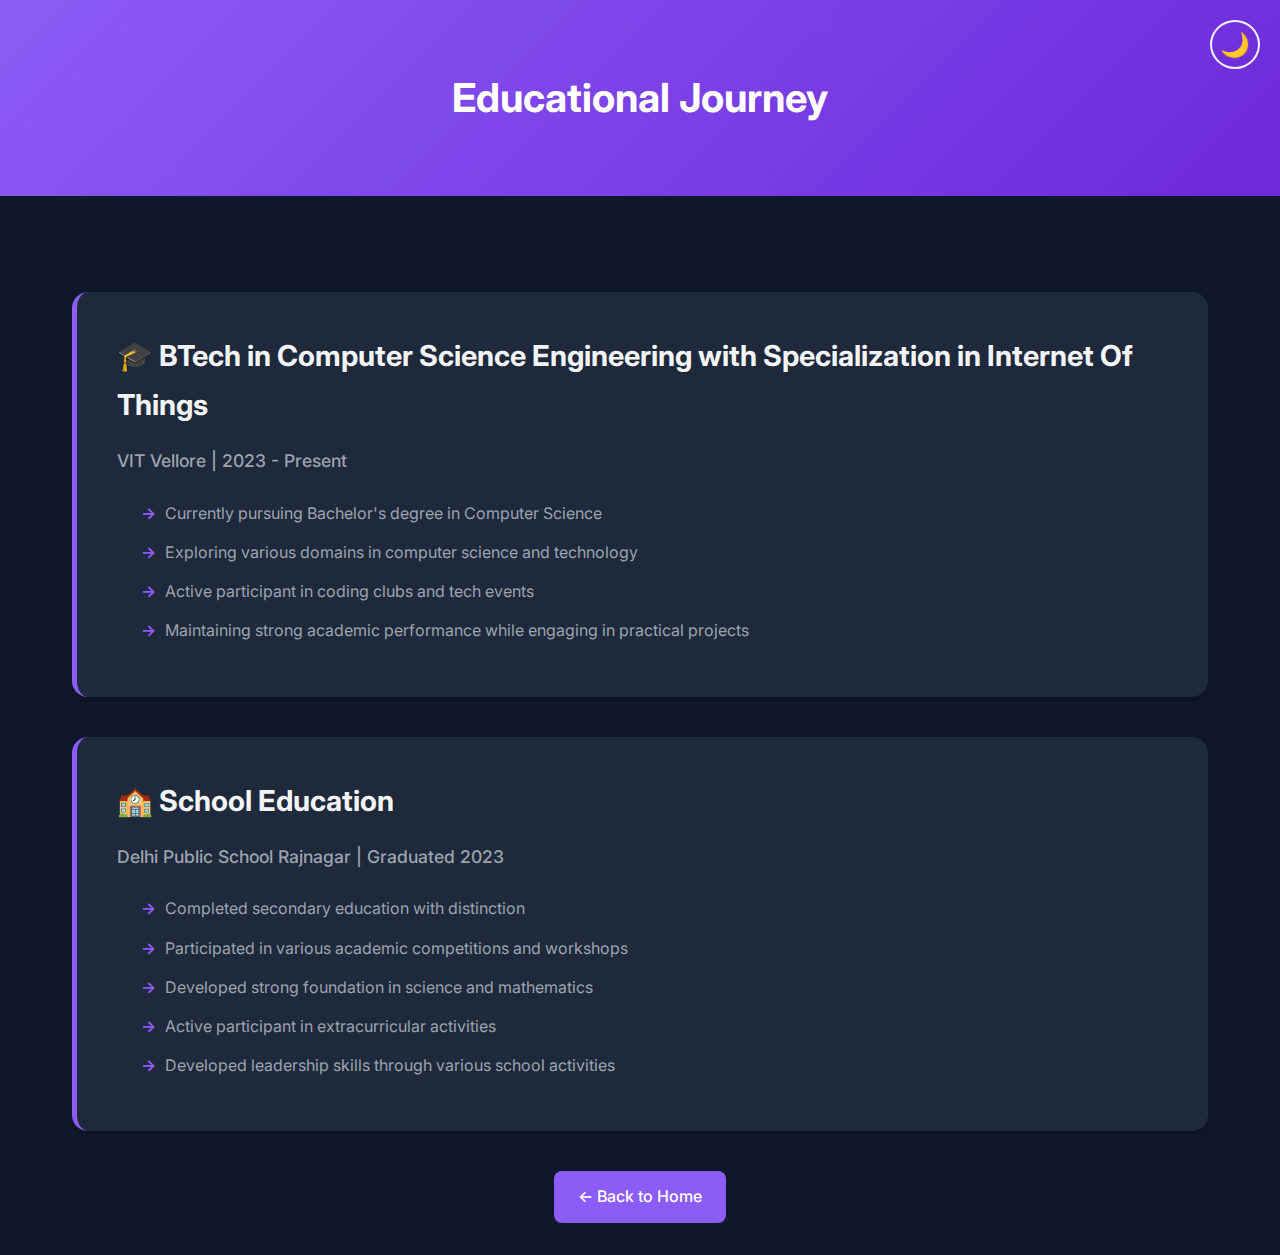
<file: Education.html>
<!DOCTYPE html>
<html lang="en">
  <head>
    <meta charset="UTF-8" />
    <meta name="viewport" content="width=device-width, initial-scale=1.0" />
    <title>Pakhi Mittal - Education</title>
    <link
      href="https://fonts.googleapis.com/css2?family=Inter:wght@400;500;600;700;800&display=swap"
      rel="stylesheet"
    />
    <link rel="stylesheet" href="main.css" />
    <link rel="stylesheet" href="education.css" />
  </head>
  <body>
    <header class="header">
      <h1>Educational Journey</h1>
      <button id="theme-toggle" aria-label="Toggle Theme">🌙</button>
    </header>

    <div class="container">
      <div class="education-card">
        <h2>🎓 BTech in Computer Science Engineering with Specialization in Internet Of Things</h2>
        <p>VIT Vellore | 2023 - Present</p>
        <ul>
          <li>Currently pursuing Bachelor's degree in Computer Science</li>
          <li>Exploring various domains in computer science and technology</li>
          <li>Active participant in coding clubs and tech events</li>
          <li>
            Maintaining strong academic performance while engaging in practical
            projects
          </li>
        </ul>
      </div>

      <div class="education-card">
        <h2>🏫 School Education</h2>
        <p>Delhi Public School Rajnagar | Graduated 2023</p>
        <ul>
          <li>Completed secondary education with distinction</li>
          <li>Participated in various academic competitions and workshops</li>
          <li>Developed strong foundation in science and mathematics</li>
          <li>Active participant in extracurricular activities</li>
          <li>Developed leadership skills through various school activities</li>
        </ul>
      </div>

      <center>
        <a href="index.html" class="back-button">← Back to Home</a>
      </center>
    </div>

    <script>
      const backButton = document.querySelector(".back-button");
      backButton.addEventListener("click", function (e) {
        e.preventDefault();
        window.location.href = this.getAttribute("href");
      });

      const cards = document.querySelectorAll(".education-card");
      const observer = new IntersectionObserver(
        (entries) => {
          entries.forEach((entry) => {
            if (entry.isIntersecting) {
              entry.target.classList.add("visible");
            }
          });
        },
        { threshold: 0.3 }
      );

      cards.forEach((card) => observer.observe(card));
      cards.forEach((card) => {
        card.addEventListener("mouseenter", () => {
          card.style.boxShadow = "0 10px 25px rgba(139, 92, 246, 0.6)";
        });
        card.addEventListener("mouseleave", () => {
          card.style.boxShadow = "";
        });
      });

      const themeToggle = document.getElementById("theme-toggle");
      const currentTheme = localStorage.getItem("theme");

      if (currentTheme === "light") {
        document.body.classList.add("light-mode");
        themeToggle.textContent = "☀️";
      }

      themeToggle.addEventListener("click", () => {
        document.body.classList.toggle("light-mode");
        const isLightMode = document.body.classList.contains("light-mode");
        themeToggle.textContent = isLightMode ? "☀️" : "🌙";
        localStorage.setItem("theme", isLightMode ? "light" : "dark");
      });
    </script>
  </body>
</html>
</file>
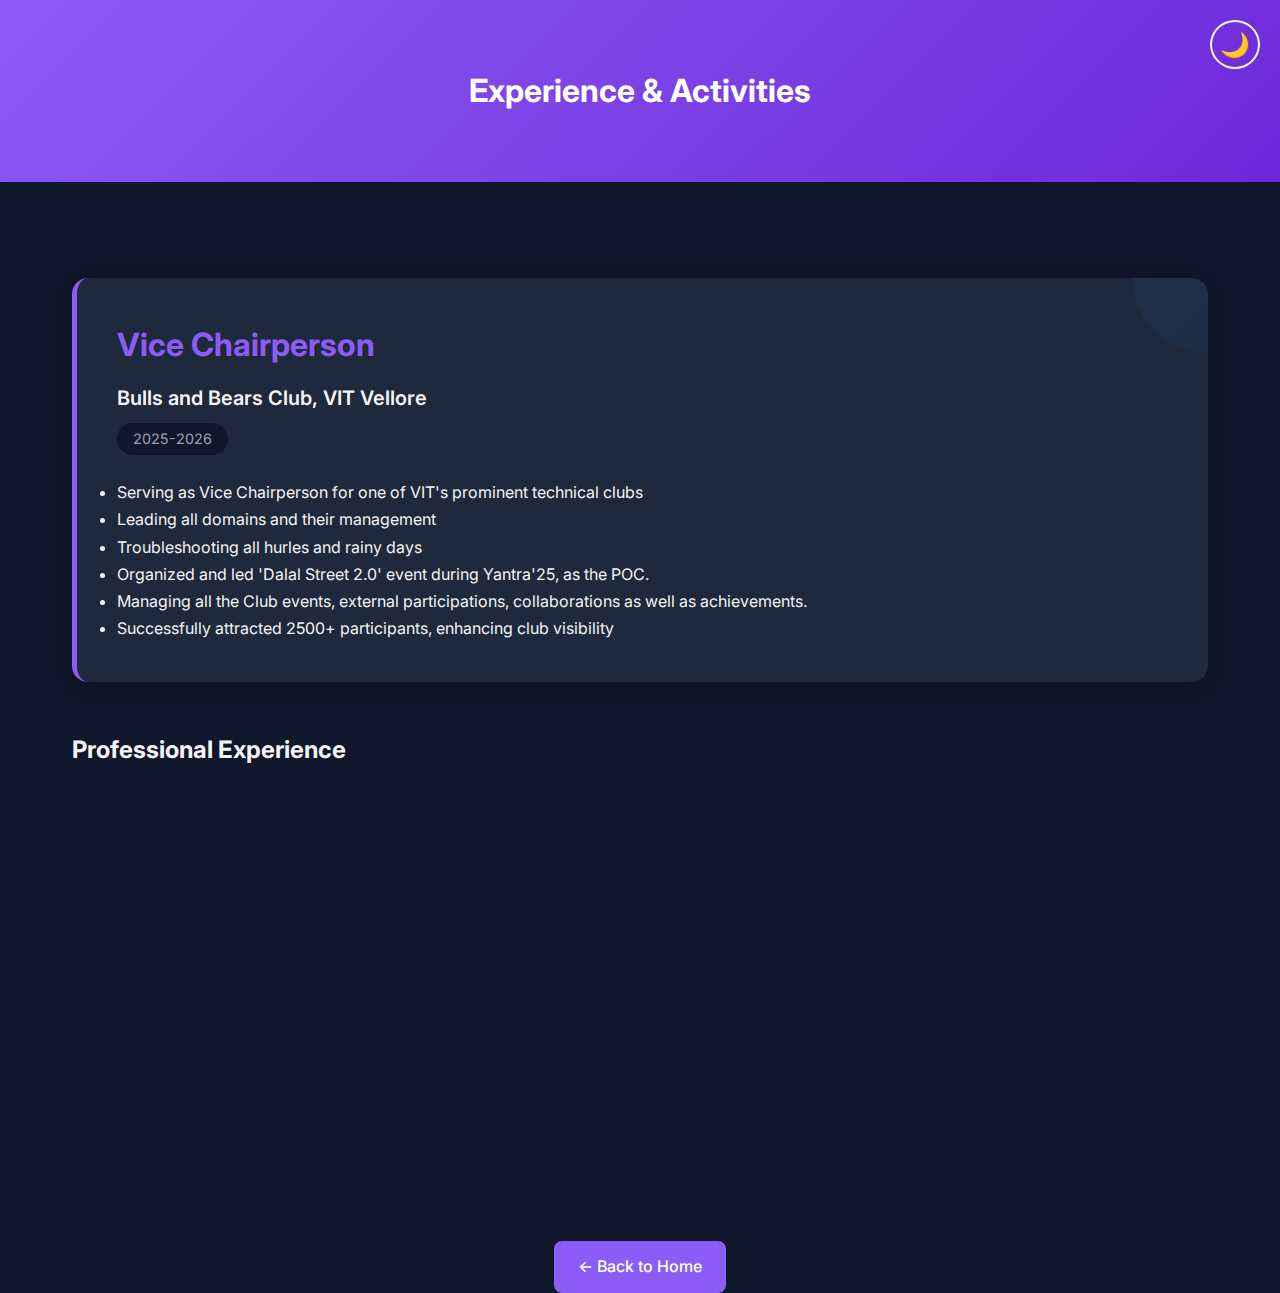
<file: Experience.html>
<!DOCTYPE html>
<html lang="en">
  <head>
    <meta charset="UTF-8" />
    <meta name="viewport" content="width=device-width, initial-scale=1.0" />
    <title>Pakhi Mittal - Experience</title>
    <link
      href="https://fonts.googleapis.com/css2?family=Inter:wght@400;500;600;700;800&display=swap"
      rel="stylesheet"
    />
    <link rel="stylesheet" href="main.css" />
    <link rel="stylesheet" href="experience.css" />
  </head>
  <body>
    <header class="header">
      <h1>Experience & Activities</h1>
      <button id="theme-toggle" aria-label="Toggle Theme">🌙</button>
    </header>

    <div class="container">
      <div class="featured-role">
        <h2>Vice Chairperson</h2>
        <div class="organization">Bulls and Bears Club, VIT Vellore</div>
        <div class="duration">2025-2026</div>
        <ul>
          <li>
            Serving as Vice Chairperson for one of VIT's prominent technical clubs
          </li>
          <li>Leading all domains and their management</li>
          <li>Troubleshooting all hurles and rainy days</li>
          <li>
            Organized and led 'Dalal Street 2.0' event during Yantra'25, as the POC.
          </li>
          <li>
            Managing all the Club events, external participations, collaborations as well as achievements.
          </li>
          <li>
            Successfully attracted 2500+ participants, enhancing club visibility
          </li>
        </ul>
      </div>

      <div class="experience-section">
        <h2>Professional Experience</h2>
        </div>
      </div>

      <div class="skills-section">
        <h2>Technical Skills</h2>
        <div class="skills-grid">
          <div class="skill-category">
            <h3>Programming Languages</h3>
            <div class="skill-tags">
              <span class="skill-tag">C++ (DSA)</span>
              <span class="skill-tag">Python</span>
              <span class="skill-tag">Java</span>
            </div>
          </div>

          <div class="skill-category">
            <h3>Web Development</h3>
            <div class="skill-tags">
              <span class="skill-tag">HTML5</span>
              <span class="skill-tag">CSS3</span>
              <span class="skill-tag">JavaScript</span>
            </div>
          </div>

          <div class="skill-category">
            <h3>Tools & Technologies</h3>
            <div class="skill-tags">
              <span class="skill-tag">Git</span>
            </div>
          </div>

          <div class="skill-category">
            <h3>Soft Skills</h3>
            <div class="skill-tags">
              <span class="skill-tag">Team Management</span>
              <span class="skill-tag">Leadership</span>
              <span class="skill-tag">Problem Solving</span>
              <span class="skill-tag">Communication</span>
            </div>
          </div>
        </div>
      </div>

      <center>
        <a href="index.html" class="back-button">← Back to Home</a>
      </center>
    </div>

    <script>
      const backButton = document.querySelector(".back-button");
      backButton.addEventListener("click", function (e) {
        e.preventDefault();
        window.location.href = this.getAttribute("href");
      });
      const sections = document.querySelectorAll(
        ".featured-role, .experience-card, .skills-section"
      );
      const observer = new IntersectionObserver(
        (entries) => {
          entries.forEach((entry) => {
            if (entry.isIntersecting) {
              entry.target.classList.add("visible");
            }
          });
        },
        { threshold: 0.2 }
      );
      sections.forEach((section) => observer.observe(section));

      const expCards = document.querySelectorAll(".experience-card");
      expCards.forEach((card) => {
        card.addEventListener("mouseenter", () => {
          card.style.boxShadow = "0 10px 30px rgba(59, 130, 246, 0.5)";
        });
        card.addEventListener("mouseleave", () => {
          card.style.boxShadow = "";
        });
      });

      const skillTags = document.querySelectorAll(".skill-tag");
      skillTags.forEach((tag) => {
        tag.addEventListener("mouseenter", () => {
          tag.style.boxShadow = "0 4px 12px rgba(139, 92, 246, 0.4)";
        });
        tag.addEventListener("mouseleave", () => {
          tag.style.boxShadow = "";
        });
      });

      const themeToggle = document.getElementById("theme-toggle");
      const currentTheme = localStorage.getItem("theme");

      if (currentTheme === "light") {
        document.body.classList.add("light-mode");
        themeToggle.textContent = "☀️";
      }

      themeToggle.addEventListener("click", () => {
        document.body.classList.toggle("light-mode");
        const isLightMode = document.body.classList.contains("light-mode");
        themeToggle.textContent = isLightMode ? "☀️" : "🌙";
        localStorage.setItem("theme", isLightMode ? "light" : "dark");
      });
    </script>
  </body>
</html>
</file>
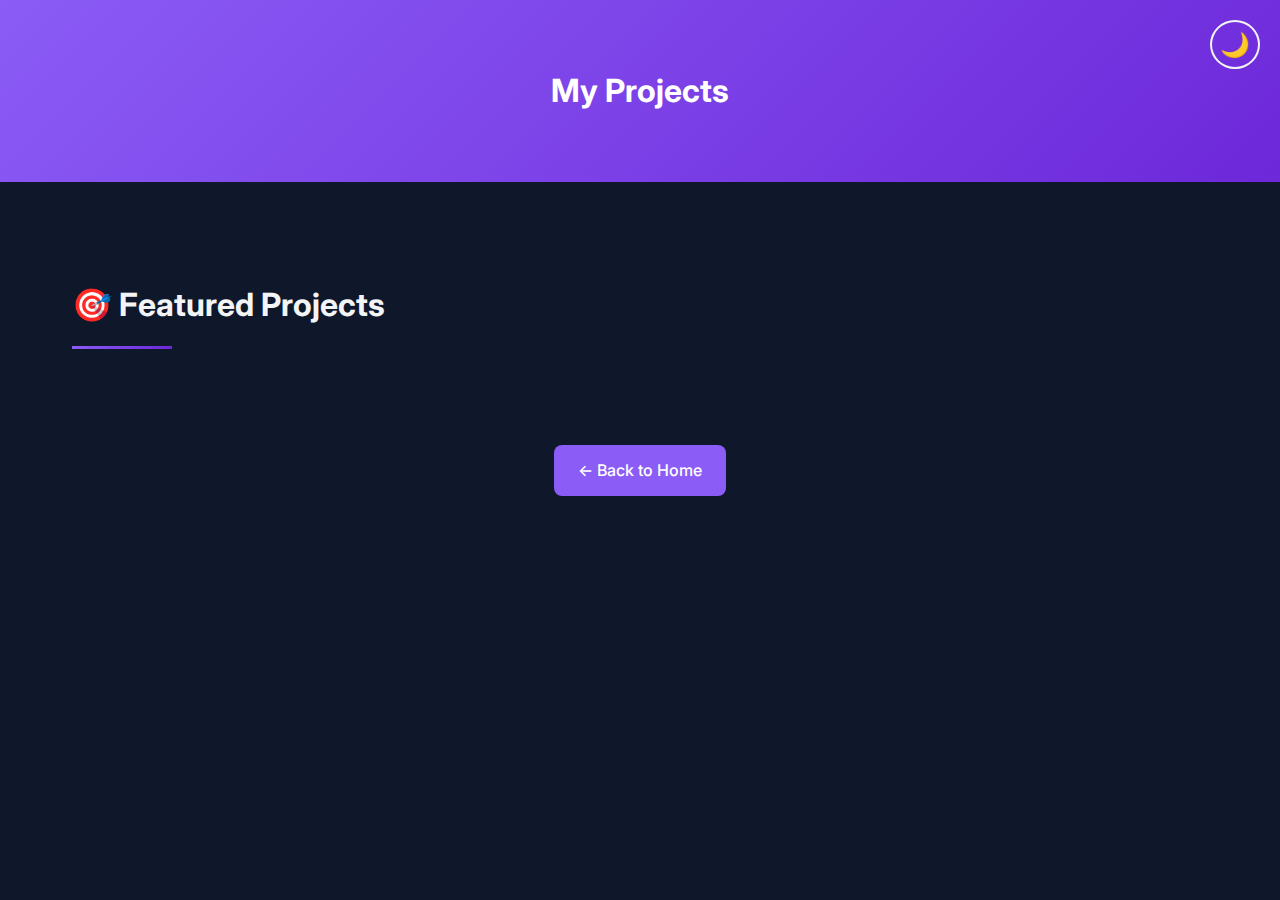
<file: Projects.html>
<!DOCTYPE html>
<html lang="en">
  <head>
    <meta charset="UTF-8" />
    <meta name="viewport" content="width=device-width, initial-scale=1.0" />
    <title>Pakhi Mittal - Projects</title>
    <link
      href="https://fonts.googleapis.com/css2?family=Inter:wght@400;500;600;700;800&display=swap"
      rel="stylesheet"
    />
    <link rel="stylesheet" href="main.css" />
    <link rel="stylesheet" href="projects.css" />
  </head>
  <body>
    <header class="header">
      <h1>My Projects</h1>
      <button id="theme-toggle" aria-label="Toggle Theme">🌙</button>
    </header>

    <div class="container">
      <div class="project-section">
        <h2>🎯 Featured Projects</h2>
        <div class="project-grid">
        </div>
      </div>

      <center>
        <a href="index.html" class="back-button">← Back to Home</a>
      </center>
    </div>
    <script>
      const backButton = document.querySelector(".back-button");
      backButton.addEventListener("click", function (e) {
        e.preventDefault();
        window.location.href = this.getAttribute("href");
      });

      const cards = document.querySelectorAll(".project-card");
      const observer = new IntersectionObserver(
        (entries) => {
          entries.forEach((entry) => {
            if (entry.isIntersecting) {
              entry.target.classList.add("visible");
            }
          });
        },
        { threshold: 0.2 }
      );

      cards.forEach((card) => observer.observe(card));

      cards.forEach((card) => {
        card.addEventListener("mouseenter", () => {
          card.style.boxShadow = "0 12px 25px rgba(59, 130, 246, 0.5)";
        });
        card.addEventListener("mouseleave", () => {
          card.style.boxShadow = "";
        });
      });

      const techTags = document.querySelectorAll(".tech-tag");
      techTags.forEach((tag) => {
        tag.addEventListener("mouseenter", () => {
          tag.style.boxShadow = "0 4px 12px rgba(139, 92, 246, 0.4)";
        });
        tag.addEventListener("mouseleave", () => {
          tag.style.boxShadow = "";
        });
      });
      const themeToggle = document.getElementById("theme-toggle");
      const currentTheme = localStorage.getItem("theme");

      if (currentTheme === "light") {
        document.body.classList.add("light-mode");
        themeToggle.textContent = "☀️";
      }

      themeToggle.addEventListener("click", () => {
        document.body.classList.toggle("light-mode");
        const isLightMode = document.body.classList.contains("light-mode");
        themeToggle.textContent = isLightMode ? "☀️" : "🌙";
        localStorage.setItem("theme", isLightMode ? "light" : "dark");
      });
    </script>
  </body>
</html>
</file>
<file: main.css>
:root {
  --primary-color: #8b5cf6;
  --secondary-color: #6d28d9;
  --text-primary: #f3f4f6;
  --text-secondary: #9ca3af;
  --bg-primary: #0f172a;
  --bg-secondary: #1e293b;
  --accent-gradient: linear-gradient(135deg, #8b5cf6 0%, #6d28d9 100%);
  --shadow-sm: 0 4px 6px -1px rgba(0, 0, 0, 0.2);
  --shadow-md: 0 8px 16px rgba(0, 0, 0, 0.3);
  --shadow-lg: 0 12px 24px rgba(0, 0, 0, 0.4);
}
.light-mode {
  --primary-color: #4f46e5;
  --secondary-color: #4338ca;
  --text-primary: #1e293b;
  --text-secondary: #475569;
  --bg-primary: #f1f5f9;
  --bg-secondary: #e2e8f0;
  --accent-gradient: linear-gradient(135deg, #4f46e5 0%, #4338ca 100%);
}

* {
  margin: 0;
  padding: 0;
  box-sizing: border-box;
  font-family: "Inter", sans-serif;
}

body {
  background-color: var(--bg-primary);
  color: var(--text-primary);
  line-height: 1.7;
  min-height: 100vh;
}

.hero {
  background: var(--accent-gradient);
  min-height: 70vh;
  display: flex;
  flex-direction: column;
  align-items: center;
  justify-content: center;
  padding: 5rem 1rem;
  position: relative;
  overflow: hidden;
}

.hero::before {
  content: "";
  position: absolute;
  width: 200%;
  height: 200%;
  background: radial-gradient(
    circle,
    rgba(255, 255, 255, 0.08) 0%,
    transparent 70%
  );
  animation: rotate 7s linear infinite;
}

.hero img {
  width: 240px;
  height: 240px;
  border-radius: 50%;
  border: 6px solid rgba(255, 255, 255, 0.15);
  margin-bottom: 2.5rem;
  object-fit: cover;
  position: relative;
  z-index: 1;
  box-shadow: var(--shadow-lg);
  transition: all 0.4s cubic-bezier(0.4, 0, 0.2, 1);
}

.hero img:hover {
  transform: scale(1.05) translateY(-5px);
  border-color: rgba(255, 255, 255, 0.25);
  box-shadow: var(--shadow-lg), 0 0 40px rgba(139, 92, 246, 0.3);
}

.hero h1 {
  font-size: 4rem;
  font-weight: 800;
  color: #f8fafc;
  margin-bottom: 1.25rem;
  position: relative;
  z-index: 1;
  text-shadow: 0 2px 4px rgba(0, 0, 0, 0.2);
}

.hero p {
  font-size: 1.35rem;
  color: #e2e8f0;
  position: relative;
  z-index: 1;
  max-width: 600px;
  text-align: center;
  line-height: 1.6;
  text-shadow: 0 1px 2px rgba(0, 0, 0, 0.1);
}

.nav-container {
  max-width: 1200px;
  margin: 0 auto;
  padding: 0 1rem;
}

.nav {
  background: var(--bg-secondary);
  padding: 1.75rem;
  border-radius: 16px;
  box-shadow: var(--shadow-lg);
  display: flex;
  justify-content: center;
  gap: 3rem;
  backdrop-filter: blur(10px);
  min-width: 600px;
  border: 1px solid rgba(255, 255, 255, 0.05);
  margin-top: -120px;
  margin-bottom: 4rem;
}

.nav a {
  color: var(--text-primary);
  text-decoration: none;
  font-weight: 600;
  padding: 0.75rem 1.5rem;
  border-radius: 8px;
  transition: all 0.3s cubic-bezier(0.4, 0, 0.2, 1);
  position: relative;
  letter-spacing: 0.3px;
}

.nav a::after {
  content: "";
  position: absolute;
  bottom: -2px;
  left: 0;
  width: 0;
  height: 2px;
  background: var(--accent-gradient);
  transition: width 0.3s ease;
}

.nav a:hover {
  color: var(--primary-color);
}

.nav a:hover::after {
  width: 100%;
}

.container {
  max-width: 1200px;
  margin: 3rem auto 0;
  padding: 2rem;
}
.section {
  opacity: 0;
  transform: translateY(50px);
  transition: opacity 0.8s ease-out, transform 0.8s ease-out;
}

.section.visible {
  opacity: 1;
  transform: translateY(0);
}

.section {
  background: var(--bg-secondary);
  padding: 3rem;
  border-radius: 20px;
  box-shadow: var(--shadow-md);
  margin-bottom: 3rem;
  transition: all 0.4s cubic-bezier(0.4, 0, 0.2, 1);
  border: 1px solid rgba(255, 255, 255, 0.05);
}

.section:hover {
  transform: translateY(-5px);
  box-shadow: var(--shadow-lg);
  border-color: rgba(255, 255, 255, 0.1);
}

.section h2 {
  color: var(--text-primary);
  margin-bottom: 2rem;
  font-size: 2rem;
  position: relative;
  padding-bottom: 1rem;
  letter-spacing: -0.5px;
}

.section h2::after {
  content: "";
  position: absolute;
  bottom: 0;
  left: 0;
  width: 80px;
  height: 3px;
  background: var(--accent-gradient);
  border-radius: 3px;
}

.footer {
  background: #0a1429;
  color: white;
  padding: 5rem 2rem;
  text-align: center;
  margin-top: 6rem;
  border-top: 1px solid rgba(255, 255, 255, 0.05);
}

.social-links {
  display: flex;
  justify-content: center;
  gap: 2.5rem;
  margin-top: 2.5rem;
}

.social-links a {
  opacity: 0.8;
  transition: all 0.4s cubic-bezier(0.4, 0, 0.2, 1);
  padding: 0.5rem;
}

.social-links a:hover {
  opacity: 1;
  transform: translateY(-5px);
}

.social-links img {
  width: 40px;
  height: 40px;
  border-radius: 12px;
  filter: drop-shadow(0 4px 6px rgba(0, 0, 0, 0.1));
}

@keyframes rotate {
  from {
    transform: rotate(0deg);
  }
  to {
    transform: rotate(360deg);
  }
}

@media (max-width: 768px) {
  .hero h1 {
    font-size: 2.75rem;
  }

  .hero p {
    font-size: 1.2rem;
    padding: 0 1rem;
  }

  .nav-container {
    padding: 0 1rem;
  }

  .nav {
    flex-direction: column;
    align-items: center;
    gap: 1rem;
    top: 40vh;
    min-width: unset;
    width: calc(100% - 2rem);
    padding: 1.5rem;
    position: relative;
    transform: translateY(-50%);
    left: 0;
  }

  .container {
    padding: 1rem;
    margin-top: 3rem;
  }

  .section {
    padding: 2rem;
  }
}
#theme-toggle {
  position: absolute;
  top: 20px;
  right: 20px;
  background: transparent;
  border: 2px solid var(--text-primary);
  border-radius: 50%;
  padding: 0.5rem;
  font-size: 1.5rem;
  color: var(--text-primary);
  cursor: pointer;
  transition: all 0.3s ease;
  z-index: 1000;
}

#theme-toggle:hover {
  background: var(--text-primary);
  color: var(--bg-primary);
}

.light-mode #theme-toggle {
  border-color: var(--bg-primary);
  color: var(--bg-primary);
}

.light-mode #theme-toggle:hover {
  background: var(--bg-primary);
  color: var(--text-primary);
}
</file>
<file: education.css>
.header {
  background: linear-gradient(
    135deg,
    var(--primary-color) 0%,
    var(--secondary-color) 100%
  );
  padding: 4rem 2rem;
  text-align: center;
  margin-bottom: 4rem;
  position: relative;
  overflow: hidden;
}

.header::before {
  content: "";
  position: absolute;
  top: 0;
  left: 0;
  right: 0;
  bottom: 0;
  background-image: radial-gradient(
      circle at 25px 25px,
      rgba(255, 255, 255, 0.1) 2%,
      transparent 0%
    ),
    radial-gradient(
      circle at 75px 75px,
      rgba(255, 255, 255, 0.1) 2%,
      transparent 0%
    );
  background-size: 100px 100px;
  opacity: 0.2;
}

.header h1 {
  color: white;
  font-size: 2.5rem;
  position: relative;
  z-index: 1;
}

.education-card {
  opacity: 0;
  transform: translateY(40px);
  transition: opacity 0.8s ease-out, transform 0.8s ease-out;
}

.education-card.visible {
  opacity: 1;
  transform: translateY(0);
}

.education-card {
  background: var(--bg-secondary);
  padding: 2.5rem;
  border-radius: 16px;
  box-shadow: 0 4px 6px -1px rgba(0, 0, 0, 0.2);
  margin-bottom: 2.5rem;
  transition: all 0.3s ease;
  border-left: 5px solid var(--primary-color);
}

.education-card:hover {
  transform: translateY(-5px);
  box-shadow: 0 8px 16px -2px rgba(0, 0, 0, 0.3);
}

.education-card h2 {
  color: var(--text-primary);
  margin-bottom: 1rem;
  font-size: 1.8rem;
  display: flex;
  align-items: center;
  gap: 0.5rem;
}

.education-card p {
  color: var(--text-secondary);
  font-size: 1.1rem;
  margin-bottom: 1.5rem;
  font-weight: 500;
}

.education-card ul {
  list-style: none;
  margin-left: 1.5rem;
}

.education-card li {
  margin-bottom: 0.75rem;
  position: relative;
  padding-left: 1.5rem;
  color: var(--text-secondary);
}

.education-card li::before {
  content: "→";
  color: var(--primary-color);
  position: absolute;
  left: 0;
  font-weight: bold;
}

.back-button {
  display: inline-flex;
  align-items: center;
  gap: 0.5rem;
  padding: 0.75rem 1.5rem;
  background-color: var(--primary-color);
  color: white;
  text-decoration: none;
  border-radius: 8px;
  font-weight: 500;
  transition: all 0.3s ease;
}

.back-button:hover {
  background-color: var(--secondary-color);
  transform: translateY(-2px);
}

@media (max-width: 768px) {
  .education-card {
    padding: 1.5rem;
  }

  .header {
    padding: 3rem 1rem;
  }
}
</file>
<file: experience.css>
:root {
  --gradient-start: rgba(59, 130, 246, 0.1);
  --gradient-end: rgba(37, 99, 235, 0.05);
}
.featured-role,
.experience-card,
.skills-section {
  opacity: 0;
  transform: translateY(40px);
  transition: opacity 0.8s ease-out, transform 0.8s ease-out;
}

.featured-role.visible,
.experience-card.visible,
.skills-section.visible {
  opacity: 1;
  transform: translateY(0);
}

.header {
  background: linear-gradient(
    135deg,
    var(--primary-color) 0%,
    var(--secondary-color) 100%
  );
  padding: 4rem 2rem;
  text-align: center;
  margin-bottom: 4rem;
  position: relative;
  overflow: hidden;
  color: white;
}

.featured-role {
  background: var(--bg-secondary);
  border-radius: 16px;
  box-shadow: 0 4px 20px rgba(0, 0, 0, 0.2);
  padding: 2.5rem;
  margin-bottom: 3rem;
  border-left: 5px solid var(--primary-color);
  position: relative;
  overflow: hidden;
}

.featured-role::before {
  content: "";
  position: absolute;
  top: 0;
  right: 0;
  width: 150px;
  height: 150px;
  background: linear-gradient(
    135deg,
    var(--gradient-start),
    var(--gradient-end)
  );
  border-radius: 50%;
  transform: translate(50%, -50%);
  z-index: 0;
}

.featured-role h2 {
  color: var(--primary-color);
  font-size: 2rem;
  margin-bottom: 0.5rem;
  position: relative;
}

.organization {
  font-size: 1.25rem;
  font-weight: 600;
  color: var(--text-primary);
  margin-bottom: 0.5rem;
}

.duration {
  color: var(--text-secondary);
  font-size: 0.9rem;
  margin-bottom: 1.5rem;
  display: inline-block;
  padding: 0.25rem 1rem;
  background: var(--bg-primary);
  border-radius: 20px;
}

.experience-section {
  margin-bottom: 4rem;
}

.experience-grid {
  display: grid;
  grid-template-columns: repeat(auto-fit, minmax(300px, 1fr));
  gap: 2rem;
  margin-top: 2rem;
}

.experience-card {
  background: var(--bg-secondary);
  padding: 2rem;
  border-radius: 12px;
  box-shadow: 0 4px 6px rgba(0, 0, 0, 0.2);
  transition: all 0.3s ease;
  position: relative;
  overflow: hidden;
}

.experience-card::after {
  content: "";
  position: absolute;
  top: 0;
  left: 0;
  right: 0;
  height: 4px;
  background: linear-gradient(
    90deg,
    var(--primary-color),
    var(--secondary-color)
  );
  opacity: 0;
  transition: opacity 0.3s ease;
}

.experience-card:hover {
  transform: translateY(-5px);
  box-shadow: 0 8px 16px rgba(0, 0, 0, 0.3);
}

.experience-card:hover::after {
  opacity: 1;
}

.skills-section {
  background: var(--bg-secondary);
  padding: 2.5rem;
  border-radius: 16px;
  box-shadow: 0 4px 6px rgba(0, 0, 0, 0.2);
}

.skills-grid {
  display: grid;
  grid-template-columns: repeat(auto-fit, minmax(250px, 1fr));
  gap: 2rem;
  margin-top: 2rem;
}

.skill-category h3 {
  color: var(--primary-color);
  margin-bottom: 1.5rem;
  font-size: 1.25rem;
  position: relative;
  padding-bottom: 0.5rem;
}

.skill-category h3::after {
  content: "";
  position: absolute;
  bottom: 0;
  left: 0;
  width: 40px;
  height: 2px;
  background: var(--primary-color);
}

.skill-tags {
  display: flex;
  flex-wrap: wrap;
  gap: 0.75rem;
}

.skill-tag {
  background: var(--bg-primary);
  padding: 0.5rem 1rem;
  border-radius: 20px;
  font-size: 0.9rem;
  color: var(--text-secondary);
  transition: all 0.3s ease;
}

.skill-tag:hover {
  background: var(--primary-color);
  color: white;
  transform: translateY(-2px);
}

.back-button {
  display: inline-flex;
  align-items: center;
  gap: 0.5rem;
  margin-top: 10px;
  padding: 0.75rem 1.5rem;
  background-color: var(--primary-color);
  color: white;
  text-decoration: none;
  border-radius: 8px;
  font-weight: 500;
  transition: all 0.3s ease;
}

.back-button:hover {
  background-color: var(--secondary-color);
  transform: translateY(-2px);
}

@media (max-width: 768px) {
  .experience-grid {
    grid-template-columns: 1fr;
  }

  .skills-grid {
    grid-template-columns: 1fr;
  }

  .featured-role {
    padding: 1.5rem;
  }
}
</file>
<file: projects.css>
.header {
  background: linear-gradient(
    135deg,
    var(--primary-color) 0%,
    var(--secondary-color) 100%
  );
  padding: 4rem 2rem;
  text-align: center;
  margin-bottom: 4rem;
  position: relative;
  overflow: hidden;
  color: white;
}
.project-card {
  opacity: 0;
  transform: translateY(50px);
  transition: opacity 0.8s ease-out, transform 0.8s ease-out;
}

.project-card.visible {
  opacity: 1;
  transform: translateY(0);
}

.project-section {
  margin-bottom: 4rem;
}

.project-section h2 {
  color: var(--text-primary);
  margin-bottom: 2rem;
  font-size: 2rem;
  position: relative;
  padding-bottom: 1rem;
  display: flex;
  align-items: center;
  gap: 0.75rem;
}

.project-section h2::after {
  content: "";
  position: absolute;
  bottom: 0;
  left: 0;
  width: 100px;
  height: 3px;
  background: linear-gradient(
    90deg,
    var(--primary-color),
    var(--secondary-color)
  );
}

.project-grid {
  display: grid;
  grid-template-columns: repeat(auto-fit, minmax(320px, 1fr));
  gap: 2rem;
  margin-bottom: 3rem;
}

.project-card {
  background: var(--bg-secondary);
  padding: 2rem;
  border-radius: 16px;
  box-shadow: 0 4px 6px rgba(0, 0, 0, 0.2);
  transition: all 0.3s ease;
  position: relative;
  overflow: hidden;
}

.project-card::before {
  content: "";
  position: absolute;
  top: 0;
  left: 0;
  right: 0;
  height: 4px;
  background: linear-gradient(
    90deg,
    var(--primary-color),
    var(--secondary-color)
  );
  opacity: 0;
  transition: opacity 0.3s ease;
}

.project-card:hover {
  transform: translateY(-5px);
  box-shadow: 0 8px 16px rgba(0, 0, 0, 0.3);
}

.project-card:hover::before {
  opacity: 1;
}

.project-card h3 {
  color: var(--text-primary);
  font-size: 1.5rem;
  margin-bottom: 1rem;
}

.project-card p {
  color: var(--text-secondary);
  margin-bottom: 1.5rem;
  font-size: 1rem;
}

.project-card ul {
  list-style: none;
  margin-bottom: 1.5rem;
}

.project-card li {
  margin-bottom: 0.75rem;
  padding-left: 1.5rem;
  position: relative;
  color: var(--text-secondary);
}

.project-card li::before {
  content: "→";
  color: var(--primary-color);
  position: absolute;
  left: 0;
}

.tech-tags {
  display: flex;
  flex-wrap: wrap;
  gap: 0.75rem;
  margin: 1.5rem 0;
}

.tech-tag {
  background: var(--bg-primary);
  padding: 0.5rem 1rem;
  border-radius: 20px;
  font-size: 0.85rem;
  color: var(--text-secondary);
  transition: all 0.3s ease;
}

.tech-tag:hover {
  background: var(--primary-color);
  color: white;
  transform: translateY(-2px);
}

.project-link {
  display: inline-flex;
  align-items: center;
  gap: 0.5rem;
  color: var(--primary-color);
  text-decoration: none;
  font-weight: 500;
  transition: all 0.3s ease;
}

.project-link:hover {
  gap: 0.75rem;
  color: var(--secondary-color);
}

.back-button {
  display: inline-flex;
  align-items: center;
  gap: 0.5rem;
  padding: 0.75rem 1.5rem;
  background-color: var(--primary-color);
  color: white;
  text-decoration: none;
  border-radius: 8px;
  font-weight: 500;
  transition: all 0.3s ease;
}

.back-button:hover {
  background-color: var(--secondary-color);
  transform: translateY(-2px);
}

@media (max-width: 768px) {
  .project-grid {
    grid-template-columns: 1fr;
  }

  .project-card {
    padding: 1.5rem;
  }
}
</file>
